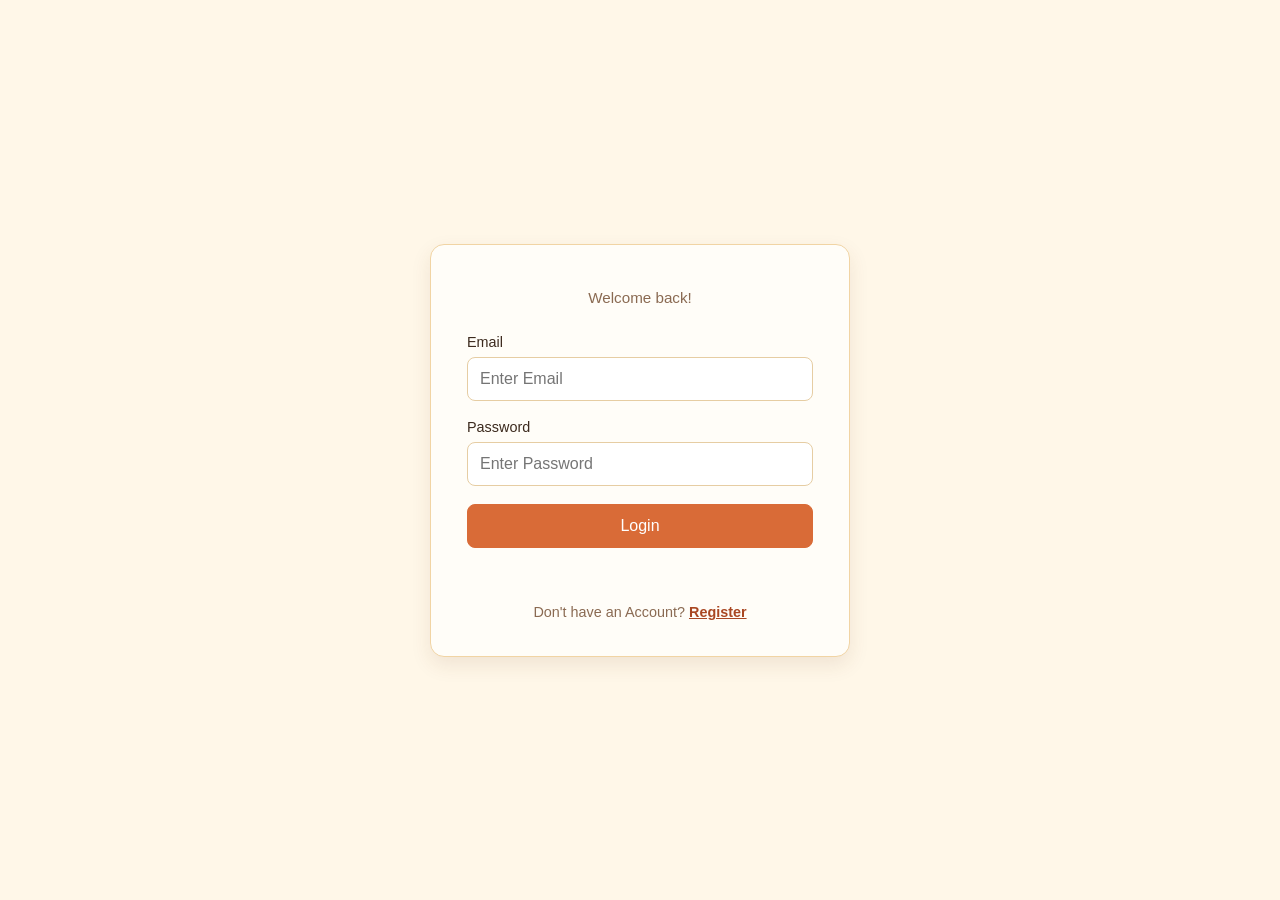
<file: login.html>
<!DOCTYPE html>
<html lang="en">
<head>
    <meta charset="UTF-8">
    <meta name="viewport" content="width=device-width, initial-scale=1.0">
    <title>Login | FoodRecipe</title>
    <link rel="stylesheet" href="style.css">
</head>
<body>
    <div class="container">
        <div class="form-box">
            <form action="" id="loginForm">
                <p class="subtitle">Welcome back!</p>
                <div class="input-group">
                    <label for="email">Email</label>
                    <input
                        type="email"
                        name="email"
                        id="email"
                        placeholder="Enter Email"
                        required
                    />
                </div>
                <div class="input-group">
                    <label for="password">Password</label>
                    <input
                        type="password"
                        name="password"
                        id="password"
                        placeholder="Enter Password"
                        required
                    />
                </div>
                <button type="submit">Login</button>
                <p id="message" aria-live="polite"></p>
            </form>
            <p class="login-link">Don't have an Account? <a href="register.html">Register</a></p>
        </div>
    </div>
    <script>
        document.getElementById("loginForm").addEventListener("submit", function (event) {
            event.preventDefault();
            const email = document.getElementById("email").value.trim();
            const password = document.getElementById("password").value;
            const message = document.getElementById("message");
            const users = JSON.parse(localStorage.getItem("users")) || [];
            const user = users.find(function (item) {
                return item.email === email && item.password === password;
            });
            if (user) {
                localStorage.setItem("loggedInUser", JSON.stringify(user));
                message.textContent = "Login successful";
                message.className = "success";
                setTimeout(function () { window.location.href = "index.html"; }, 700);
            } else {
                message.textContent = "Invalid email or password";
                message.className = "error";
            }
        });
    </script>
</body>
</html>
</file>
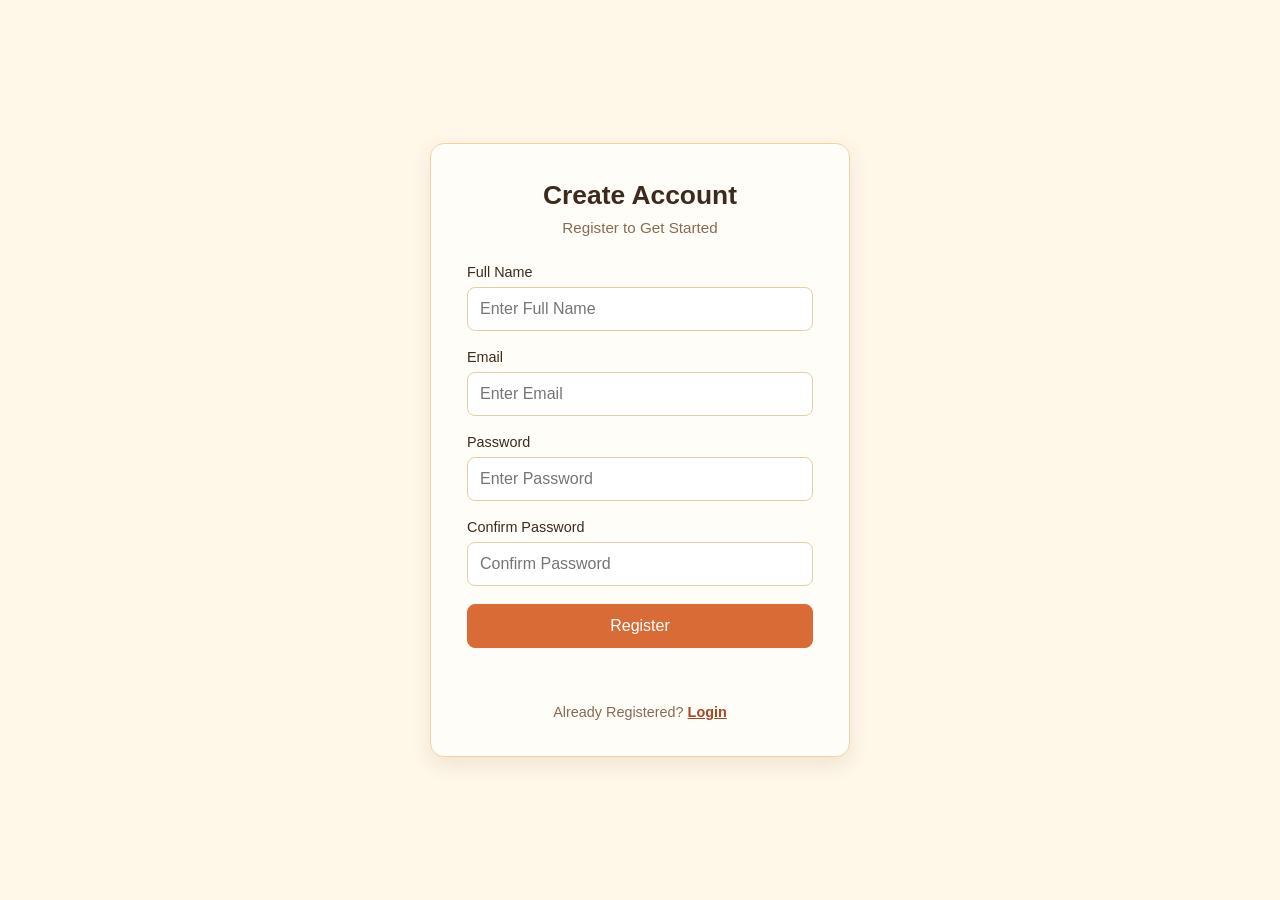
<file: register.html>
<!DOCTYPE html>
<html lang="en">
<head>
    <meta charset="UTF-8">
    <meta name="viewport" content="width=device-width, initial-scale=1.0">
    <title>Register</title>
    <link rel="stylesheet" href="style.css">
</head>
<body>
    <div class="container">
        <div class="form-box">
            <h2>Create Account</h2>
            <p class="subtitle">Register to Get Started</p>
            <form id="registerForm">
                <div class="input-group">
                    <label for="name">Full Name</label>
                    <input type="text" name="fullname" id="name" placeholder="Enter Full Name" required>
                </div>
                <div class="input-group">
                    <label for="email">Email</label>
                    <input type="email" name="email" id="email" placeholder="Enter Email" required>
                </div>
                <div class="input-group">
                    <label for="password">Password</label>
                    <input type="password" name="password" id="password" placeholder="Enter Password" required>
                </div>
                <div class="input-group">
                    <label for="cnfpassword">Confirm Password</label>
                    <input type="password" name="cnfpassword" id="cnfpassword" placeholder="Confirm Password" required>
                </div>
                <button type="submit">Register</button>
                <p id="message" class="message" aria-live="polite"></p>
            </form>
            <p class="login-link">Already Registered? <a href="login.html">Login</a></p>
        </div>
    </div>
    <script>
        document.getElementById("registerForm").addEventListener("submit", function (event) {
            event.preventDefault();
            const name = document.getElementById("name").value.trim();
            const email = document.getElementById("email").value.trim();
            const password = document.getElementById("password").value;
            const confirmPassword = document.getElementById("cnfpassword").value;
            const message = document.getElementById("message");
            if (password !== confirmPassword) {
                message.textContent = "Passwords do not match";
                message.className = "error";
                return;
            }
            const users = JSON.parse(localStorage.getItem("users")) || [];
            if (users.some(function (user) { return user.email === email; })) {
                message.textContent = "An account already exists with this email";
                message.className = "error";
                return;
            }
            users.push({ name: name, email: email, password: password });
            localStorage.setItem("users", JSON.stringify(users));
            message.textContent = "Registration successful. Redirecting to login...";
            message.className = "success";
            document.getElementById("registerForm").reset();
            setTimeout(function () { window.location.href = "login.html"; }, 1000);
        });
    </script>
</body>
</html>
</file>
<file: style.css>
* { margin: 0; padding: 0; box-sizing: border-box; }

body {
    min-height: 100vh;
    display: grid;
    place-items: center;
    padding: 24px;
    background: #fff7e8;
    color: #3c2a1e;
    font-family: Arial, sans-serif;
}

/* Landing page */
.home-page {
    display: block;
    padding: 24px 40px;
}

.home-card {
    width: 100%;
    min-height: 76px;
    display: flex;
    align-items: center;
    justify-content: space-between;
    padding: 16px 24px;
    border: 1px solid #f1d4a4;
    border-radius: 14px;
    background: #fffdf8;
    box-shadow: 0 8px 20px rgba(106, 63, 30, .10);
}

.home-card h1 { color: #a94722; font-size: 1.35rem; font-weight: 600; letter-spacing: 0; }
.welcome-message { margin-top: 12px; color: #8a6a52; font-size: .9rem; }
.food-gallery {
    display: grid;
    grid-template-columns: repeat(3, minmax(0, 1fr));
    column-gap: 24px;
    row-gap: 24px;
    width: min(100%, 900px);
    margin-top: 18px;
}

.food-gallery img {
    width: 100%;
    height: clamp(130px, 32vh, 260px);
    border-radius: 14px;
    object-fit: cover;
    box-shadow: 0 8px 20px rgba(106, 63, 30, .14);
}
.home-actions { display: flex; align-items: center; gap: 12px; }
.user-name { color: #8a6a52; font-size: .95rem; }

.home-actions a {
    color: #a94722;
    font-size: .95rem;
    font-weight: 600;
    text-decoration: none;
}

.home-actions a:hover { color: #7f3217; text-decoration: underline; }

/* Login and registration pages */
.container { width: min(100%, 420px); }

.form-box {
    padding: 36px;
    border: 1px solid #f1d4a4;
    border-radius: 14px;
    background: #fffdf8;
    box-shadow: 0 8px 20px rgba(106, 63, 30, .10);
}

.form-box h2, .subtitle { text-align: center; }
.form-box h2 { font-size: 1.65rem; font-weight: 600; }
.subtitle { margin: 8px 0 28px; color: #8a6a52; font-size: .95rem; }
.input-group { margin-bottom: 18px; }
.input-group label { display: block; margin-bottom: 7px; font-size: .9rem; }

.input-group input {
    width: 100%;
    padding: 12px;
    border: 1px solid #e6cda3;
    border-radius: 8px;
    background: #fff;
    font: inherit;
    outline: none;
}

.input-group input:focus { border-color: #d96b37; }

button {
    width: 100%;
    padding: 12px;
    border: 1px solid #d96b37;
    border-radius: 8px;
    background: #d96b37;
    color: #ffffff;
    font: inherit;
    cursor: pointer;
}

button:hover { background: #a94722; }
.login-link, #message { text-align: center; font-size: .9rem; }
.login-link { margin-top: 22px; color: #8a6a52; }
.login-link a { color: #a94722; font-weight: 600; }
#message { min-height: 20px; margin-top: 14px; }
.success { color: #28713b; }
.error { color: #b12626; }

@media (max-width: 560px) {
    body { padding: 16px; }
    .home-page { padding: 16px; }
    .home-card { min-height: 0; padding: 14px 16px; }
    .form-box { padding: 28px 22px; }
    .food-gallery { gap: 8px; }
    .food-gallery img { border-radius: 8px; }
}
</file>
